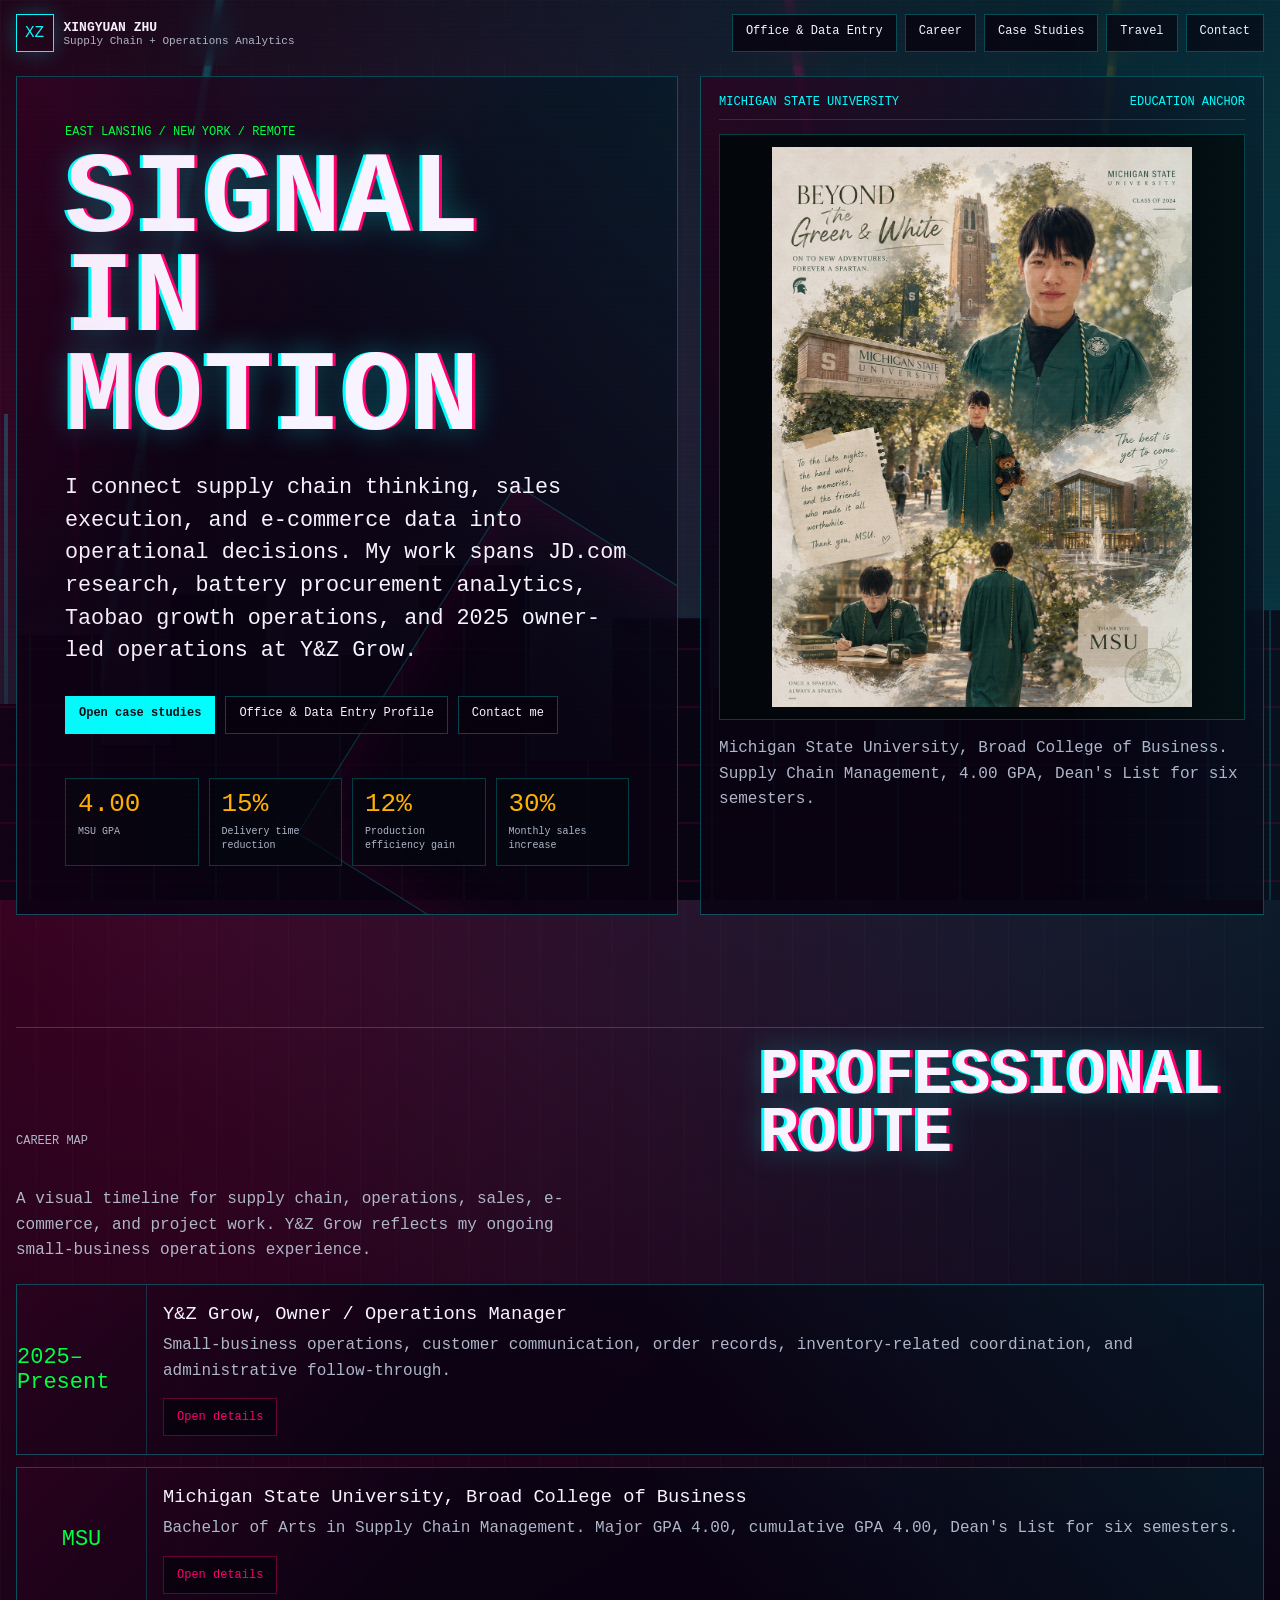
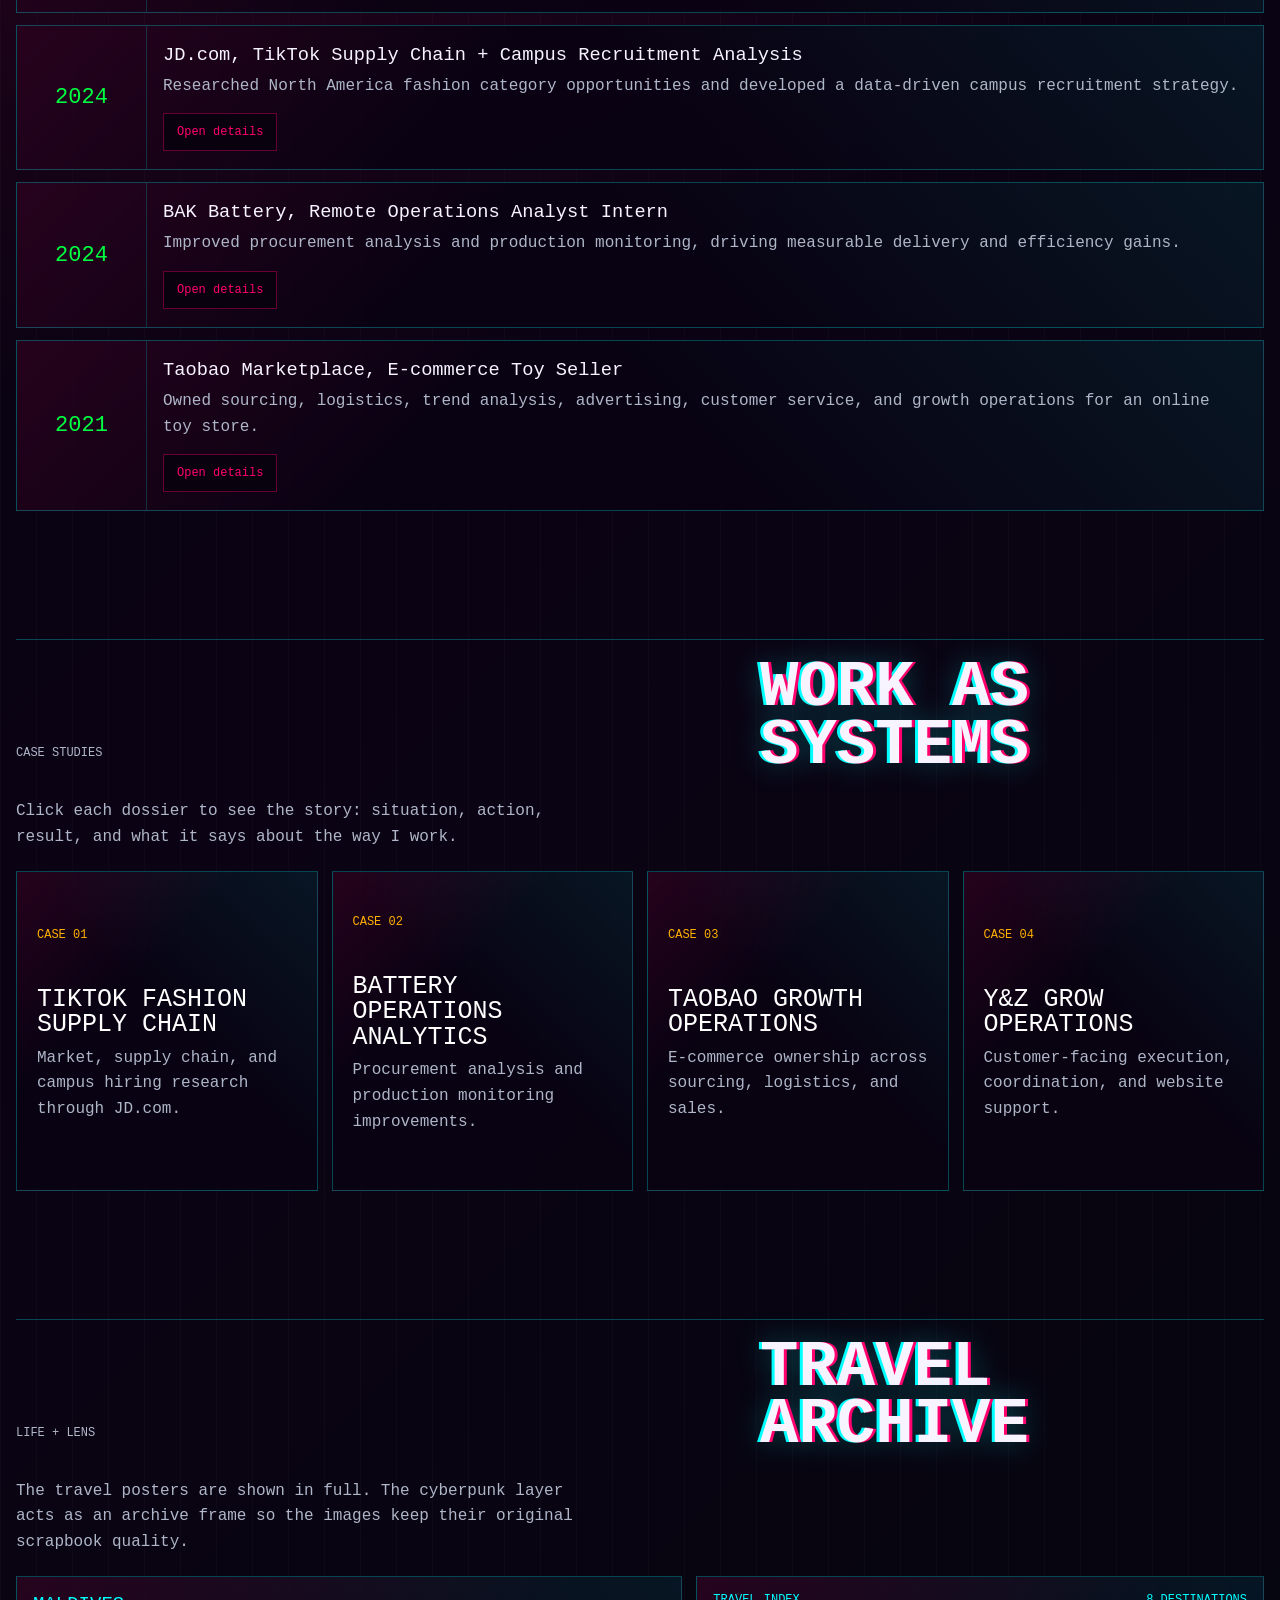
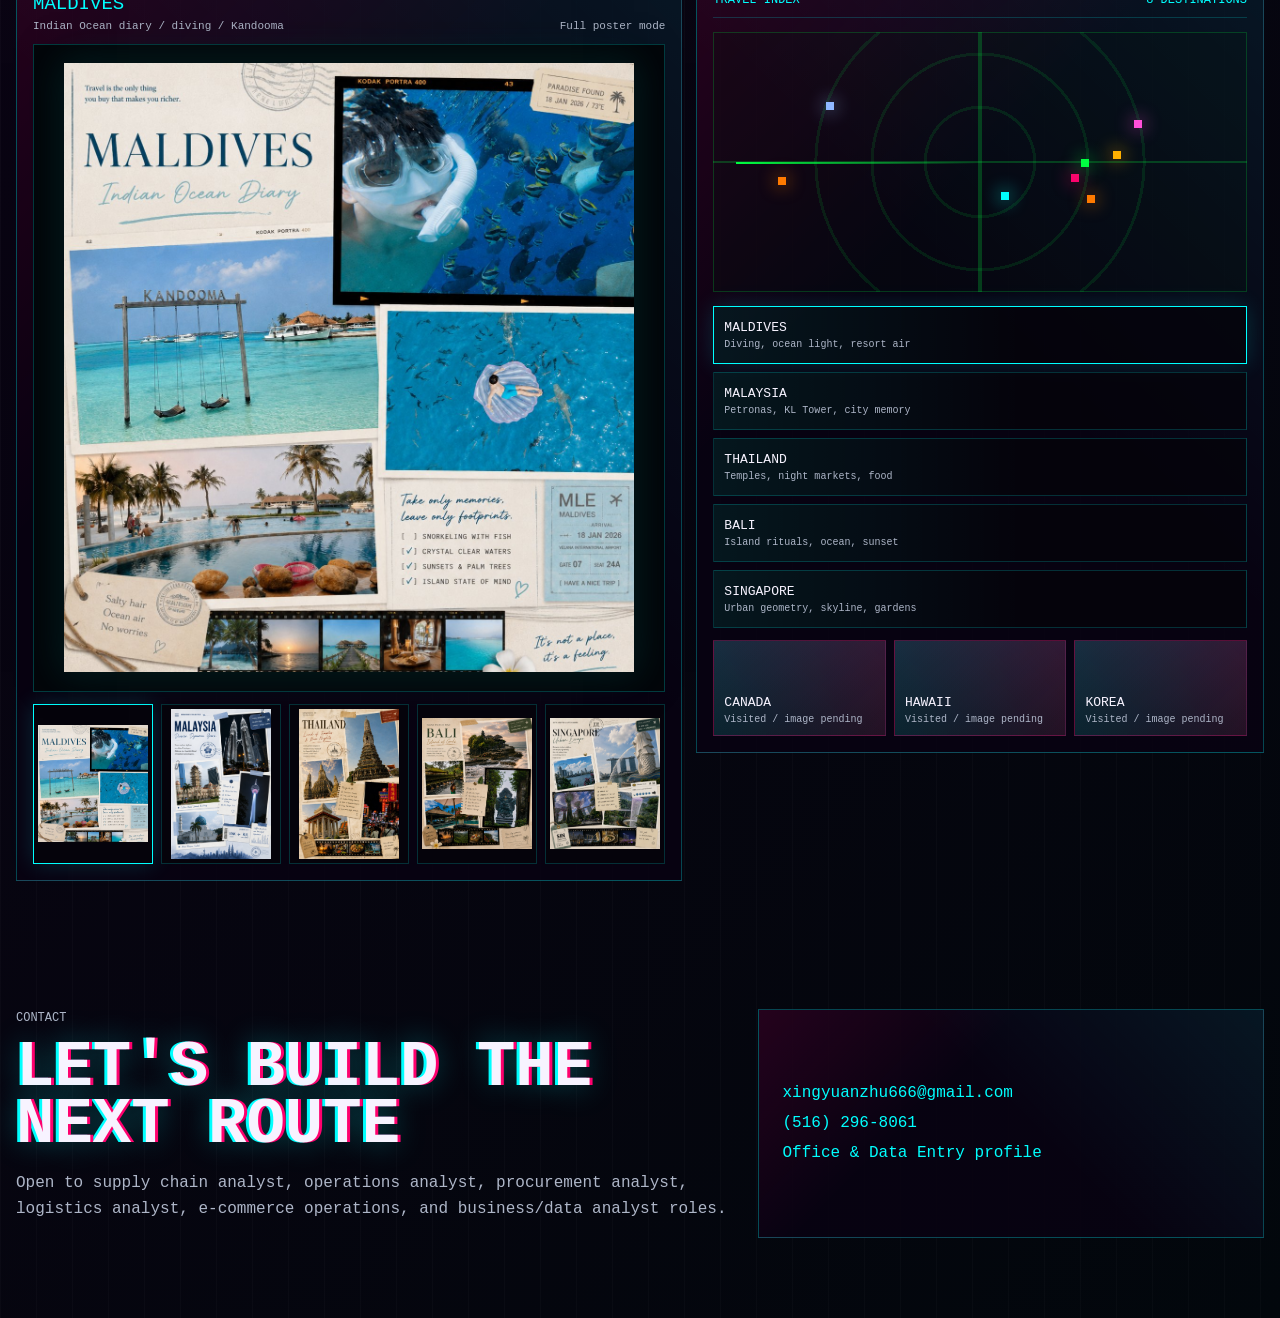
<file: index.html>
<!doctype html>
<html lang="en">
  <head>
    <meta charset="UTF-8" />
    <meta name="viewport" content="width=device-width, initial-scale=1.0" />
    <meta
      name="description"
      content="Xingyuan Zhu portfolio: supply chain management, operations analytics, e-commerce, travel photography, and personal work."
    />
    <title>Xingyuan Zhu | Supply Chain + Operations Analytics</title>
    <link rel="icon" href="./favicon.svg" type="image/svg+xml" />
    <link rel="stylesheet" href="./styles.css" />
  </head>
  <body>
    <div class="backdrop" aria-hidden="true">
      <div class="neon-rain"></div>
      <div class="skyline"></div>
      <div class="horizon"></div>
    </div>

    <header class="topbar">
      <a class="brand" href="#home" aria-label="Xingyuan Zhu home">
        <span class="brand-mark">XZ</span>
        <span>
          <strong>Xingyuan Zhu</strong>
          <small>Supply Chain + Operations Analytics</small>
        </span>
      </a>
      <nav class="nav" aria-label="Primary navigation">
        <a href="./office-operations.html">Office &amp; Data Entry</a>
        <a href="#career">Career</a>
        <a href="#cases">Case Studies</a>
        <a href="#travel">Travel</a>
        <a href="#contact">Contact</a>
      </nav>
    </header>

    <main>
      <section id="home" class="hero">
        <div class="hero-copy">
          <p class="eyebrow">East Lansing / New York / Remote</p>
          <h1>Signal in Motion</h1>
          <p class="lead">
            I connect supply chain thinking, sales execution, and e-commerce
            data into operational decisions. My work spans JD.com research,
            battery procurement analytics, Taobao growth operations, and 2025
            owner-led operations at Y&amp;Z Grow.
          </p>
          <div class="hero-actions">
            <a class="button primary" href="#cases">Open case studies</a>
            <a class="button" href="./office-operations.html">Office &amp; Data Entry Profile</a>
            <a class="button" href="mailto:xingyuanzhu666@gmail.com">Contact me</a>
          </div>
          <dl class="metrics" aria-label="Resume highlights">
            <div>
              <dt>4.00</dt>
              <dd>MSU GPA</dd>
            </div>
            <div>
              <dt>15%</dt>
              <dd>Delivery time reduction</dd>
            </div>
            <div>
              <dt>12%</dt>
              <dd>Production efficiency gain</dd>
            </div>
            <div>
              <dt>30%</dt>
              <dd>Monthly sales increase</dd>
            </div>
          </dl>
        </div>

        <aside class="hero-visual" aria-label="MSU graduation visual">
          <div class="panel-label">
            <span>Michigan State University</span>
            <span>Education anchor</span>
          </div>
          <div class="image-stage">
            <img
              src="./assets/personal/msu-graduation.jpg"
              alt="Xingyuan Zhu Michigan State University graduation collage"
            />
          </div>
          <p>
            Michigan State University, Broad College of Business. Supply Chain
            Management, 4.00 GPA, Dean's List for six semesters.
          </p>
        </aside>
      </section>

      <section id="career" class="section">
        <div class="section-head">
          <p class="eyebrow">Career map</p>
          <h2>Professional Route</h2>
          <p>
            A visual timeline for supply chain, operations, sales, e-commerce,
            and project work. Y&amp;Z Grow reflects my ongoing small-business operations experience.
          </p>
        </div>

        <div class="timeline">
          <article class="timeline-item">
            <span class="year">2025–Present</span>
            <div>
              <h3>Y&amp;Z Grow, Owner / Operations Manager</h3>
              <p>
                Small-business operations, customer communication, order records,
                inventory-related coordination, and administrative follow-through.
              </p>
              <button class="text-button" data-case="yz">Open details</button>
            </div>
          </article>
          <article class="timeline-item">
            <span class="year">MSU</span>
            <div>
              <h3>Michigan State University, Broad College of Business</h3>
              <p>
                Bachelor of Arts in Supply Chain Management. Major GPA 4.00,
                cumulative GPA 4.00, Dean's List for six semesters.
              </p>
              <button class="text-button" data-case="msu">Open details</button>
            </div>
          </article>
          <article class="timeline-item">
            <span class="year">2024</span>
            <div>
              <h3>JD.com, TikTok Supply Chain + Campus Recruitment Analysis</h3>
              <p>
                Researched North America fashion category opportunities and
                developed a data-driven campus recruitment strategy.
              </p>
              <button class="text-button" data-case="jd">Open details</button>
            </div>
          </article>
          <article class="timeline-item">
            <span class="year">2024</span>
            <div>
              <h3>BAK Battery, Remote Operations Analyst Intern</h3>
              <p>
                Improved procurement analysis and production monitoring, driving
                measurable delivery and efficiency gains.
              </p>
              <button class="text-button" data-case="bak">Open details</button>
            </div>
          </article>
          <article class="timeline-item">
            <span class="year">2021</span>
            <div>
              <h3>Taobao Marketplace, E-commerce Toy Seller</h3>
              <p>
                Owned sourcing, logistics, trend analysis, advertising, customer
                service, and growth operations for an online toy store.
              </p>
              <button class="text-button" data-case="taobao">Open details</button>
            </div>
          </article>
        </div>
      </section>

      <section id="cases" class="section">
        <div class="section-head">
          <p class="eyebrow">Case studies</p>
          <h2>Work as Systems</h2>
          <p>
            Click each dossier to see the story: situation, action, result, and
            what it says about the way I work.
          </p>
        </div>
        <div class="case-grid">
          <button class="case-card" data-case="jd">
            <span>CASE 01</span>
            <h3>TikTok Fashion Supply Chain</h3>
            <p>Market, supply chain, and campus hiring research through JD.com.</p>
          </button>
          <button class="case-card" data-case="bak">
            <span>CASE 02</span>
            <h3>Battery Operations Analytics</h3>
            <p>Procurement analysis and production monitoring improvements.</p>
          </button>
          <button class="case-card" data-case="taobao">
            <span>CASE 03</span>
            <h3>Taobao Growth Operations</h3>
            <p>E-commerce ownership across sourcing, logistics, and sales.</p>
          </button>
          <button class="case-card" data-case="yz">
            <span>CASE 04</span>
            <h3>Y&amp;Z Grow Operations</h3>
            <p>Customer-facing execution, coordination, and website support.</p>
          </button>
        </div>
      </section>

      <section id="travel" class="section">
        <div class="section-head">
          <p class="eyebrow">Life + lens</p>
          <h2>Travel Archive</h2>
          <p>
            The travel posters are shown in full. The cyberpunk layer acts as an
            archive frame so the images keep their original scrapbook quality.
          </p>
        </div>

        <div class="travel-layout">
          <div class="album-viewer">
            <div class="viewer-head">
              <div>
                <h3 id="album-title">Maldives</h3>
                <p id="album-meta">Indian Ocean diary / diving / Kandooma</p>
              </div>
              <span>Full poster mode</span>
            </div>
            <div class="poster-stage">
              <img
                id="album-image"
                src="./assets/travel/maldives.jpg"
                alt="Maldives travel album poster"
              />
            </div>
            <div class="album-thumbs" aria-label="Travel album thumbnails">
              <button class="active" data-album="maldives">
                <img src="./assets/travel/maldives.jpg" alt="Maldives thumbnail" />
              </button>
              <button data-album="malaysia">
                <img src="./assets/travel/malaysia.jpg" alt="Malaysia thumbnail" />
              </button>
              <button data-album="thailand">
                <img src="./assets/travel/thailand.jpg" alt="Thailand thumbnail" />
              </button>
              <button data-album="bali">
                <img src="./assets/travel/bali.jpg" alt="Bali thumbnail" />
              </button>
              <button data-album="singapore">
                <img src="./assets/travel/singapore.jpg" alt="Singapore thumbnail" />
              </button>
            </div>
          </div>

          <aside class="travel-index">
            <div class="panel-label">
              <span>Travel Index</span>
              <span>8 destinations</span>
            </div>
            <div class="radar" aria-hidden="true">
              <i class="pin maldives"></i>
              <i class="pin thailand"></i>
              <i class="pin singapore"></i>
              <i class="pin malaysia"></i>
              <i class="pin bali"></i>
              <i class="pin canada"></i>
              <i class="pin hawaii"></i>
              <i class="pin korea"></i>
            </div>
            <div class="destination-list">
              <button class="active" data-album="maldives">
                <b>Maldives</b><span>Diving, ocean light, resort air</span>
              </button>
              <button data-album="malaysia">
                <b>Malaysia</b><span>Petronas, KL Tower, city memory</span>
              </button>
              <button data-album="thailand">
                <b>Thailand</b><span>Temples, night markets, food</span>
              </button>
              <button data-album="bali">
                <b>Bali</b><span>Island rituals, ocean, sunset</span>
              </button>
              <button data-album="singapore">
                <b>Singapore</b><span>Urban geometry, skyline, gardens</span>
              </button>
            </div>
            <div class="pending-routes">
              <div><b>Canada</b><span>Visited / image pending</span></div>
              <div><b>Hawaii</b><span>Visited / image pending</span></div>
              <div><b>Korea</b><span>Visited / image pending</span></div>
            </div>
          </aside>
        </div>
      </section>

      <section id="contact" class="section contact-section">
        <div>
          <p class="eyebrow">Contact</p>
          <h2>Let's Build the Next Route</h2>
          <p>
            Open to supply chain analyst, operations analyst, procurement
            analyst, logistics analyst, e-commerce operations, and business/data
            analyst roles.
          </p>
        </div>
        <div class="contact-card">
          <a href="mailto:xingyuanzhu666@gmail.com">xingyuanzhu666@gmail.com</a>
          <a href="tel:+15162968061">(516) 296-8061</a>
          <a href="./office-operations.html">Office &amp; Data Entry profile</a>
        </div>
      </section>
    </main>

    <dialog id="case-dialog">
      <div class="dialog-head">
        <h3 id="case-title"></h3>
        <button id="close-dialog" aria-label="Close case details">Close</button>
      </div>
      <div class="dialog-body">
        <p id="case-summary"></p>
        <ul id="case-points"></ul>
      </div>
    </dialog>

    <script src="./script.js"></script>
  </body>
</html>
</file>
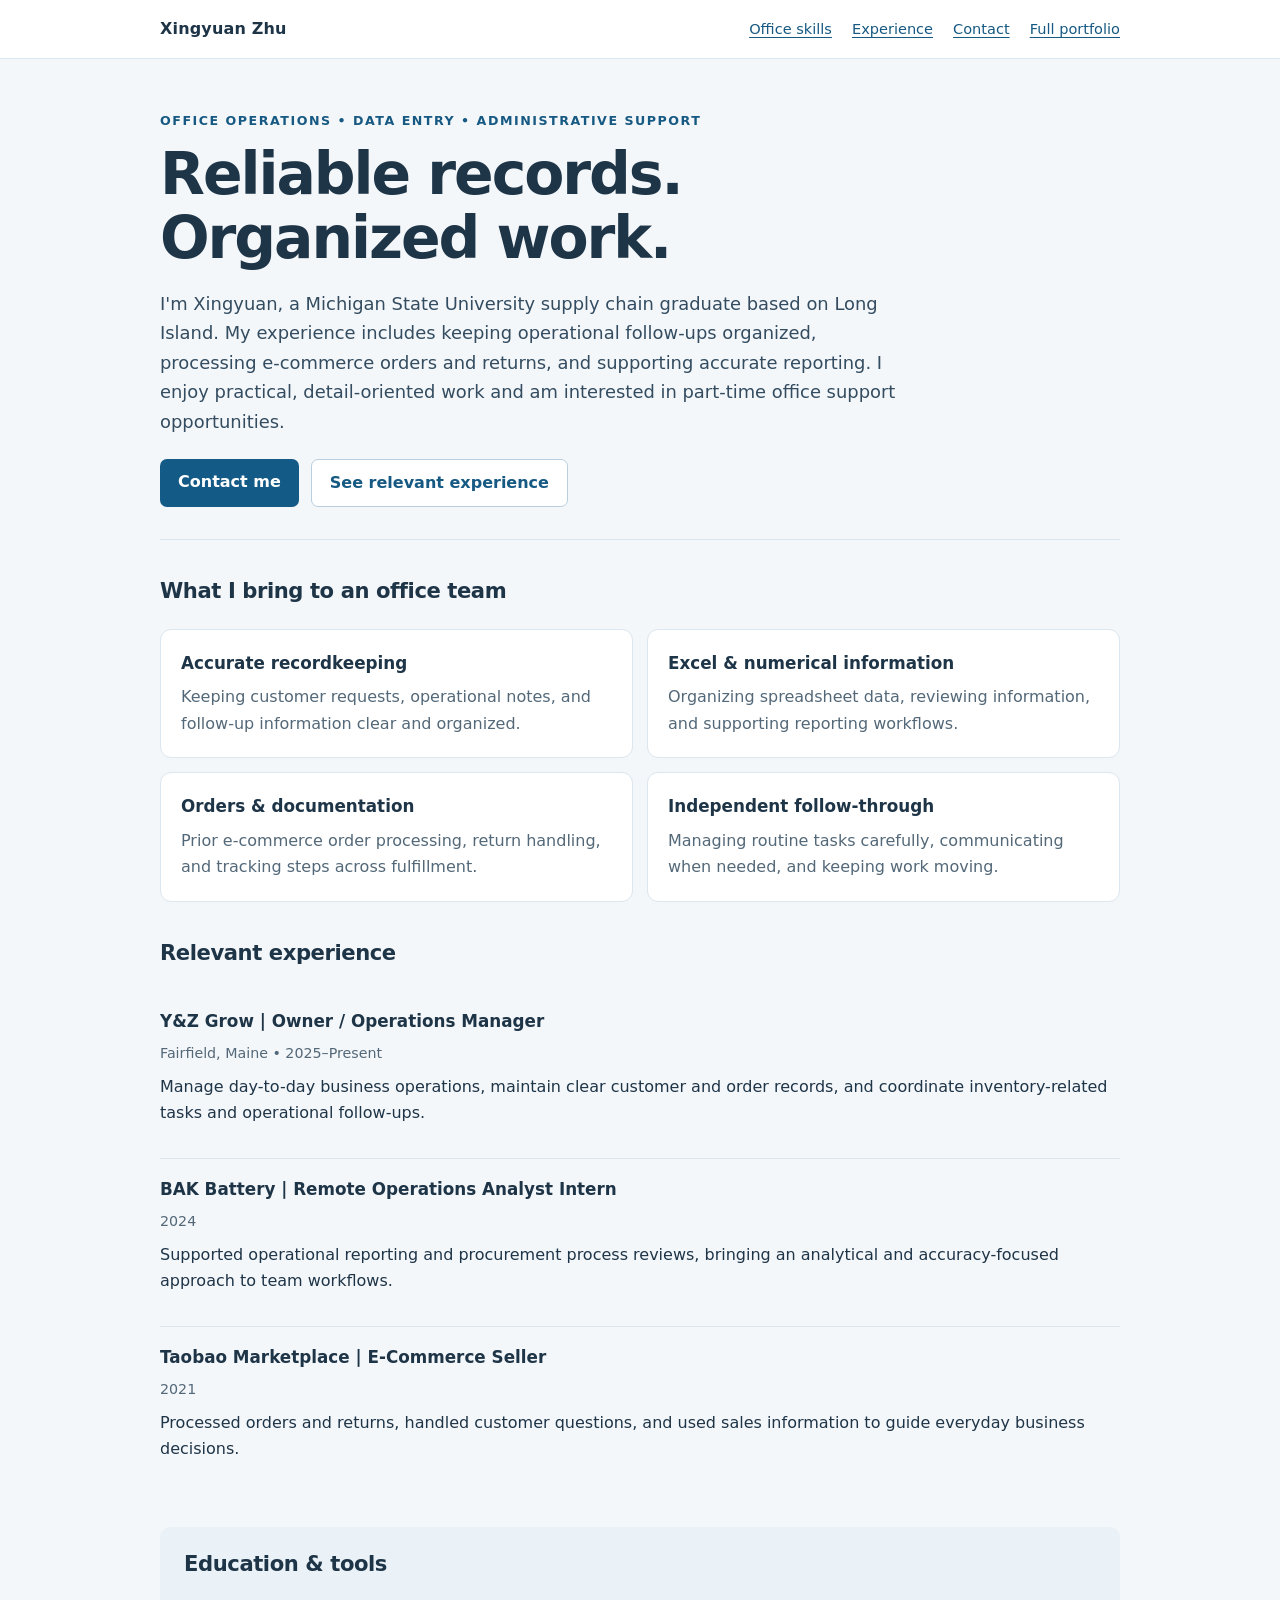
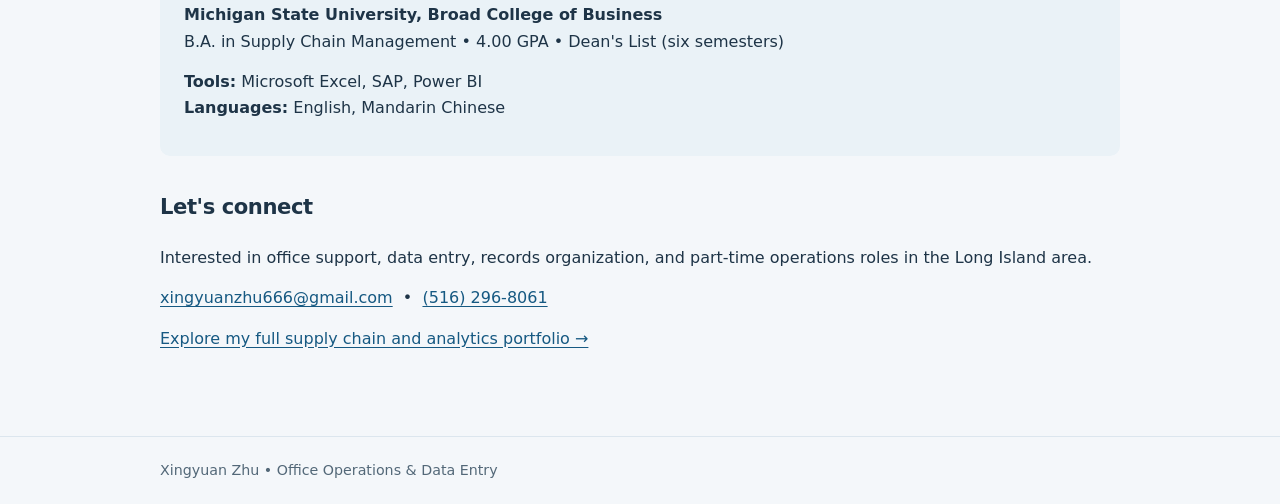
<file: office-operations.html>
<!doctype html>
<html lang="en">
<head>
  <meta charset="UTF-8" />
  <meta name="viewport" content="width=device-width, initial-scale=1.0" />
  <meta name="description" content="Xingyuan Zhu - office operations, accurate records, Excel spreadsheets, order processing, and part-time data entry support." />
  <title>Xingyuan Zhu | Office Operations & Data Entry</title>
  <link rel="icon" href="./favicon.svg" type="image/svg+xml" />
  <style>
    :root { color-scheme: light; --ink:#1e3447; --muted:#536878; --blue:#165982; --line:#dce6ee; --bg:#f4f7fa; --card:#fff; }
    * { box-sizing:border-box; }
    html { scroll-behavior:smooth; }
    body { margin:0; font:16px/1.65 system-ui,-apple-system,BlinkMacSystemFont,"Segoe UI",Arial,sans-serif; color:var(--ink); background:var(--bg); }
    a { color:var(--blue); text-underline-offset:3px; }
    a:focus-visible {outline:3px solid #6aaee4;outline-offset:3px;}
    .wrap {width:min(960px,calc(100% - 40px));margin:auto;}
    header {background:#fff;border-bottom:1px solid var(--line);}
    header .wrap {display:flex;justify-content:space-between;align-items:center;gap:20px;padding:16px 0;flex-wrap:wrap;}
    .brand {font-weight:780;letter-spacing:.01em;text-decoration:none;color:var(--ink);}
    nav {display:flex;gap:20px;align-items:center;flex-wrap:wrap;font-size:.91rem;}
    main {padding:52px 0 70px;}
    .eyebrow {font-size:.79rem;font-weight:800;letter-spacing:.12em;text-transform:uppercase;color:var(--blue);margin:0 0 10px;}
    h1 {font-size:clamp(2.2rem,5vw,3.65rem);line-height:1.1;letter-spacing:-.035em;margin:0 0 18px;}
    h2 {font-size:1.32rem;letter-spacing:-.02em;margin:0 0 20px;}
    h3 {font-size:1.05rem;margin:0 0 7px;}
    p {margin:0 0 14px;}
    .intro {font-size:1.12rem;color:#334c60;max-width:740px;}
    .hero {padding-bottom:32px;border-bottom:1px solid var(--line);}
    .actions {display:flex;gap:12px;flex-wrap:wrap;margin-top:22px;}
    .btn {display:inline-block;padding:10px 18px;border-radius:7px;background:#135a86;color:#fff;font-weight:650;text-decoration:none;min-height:44px;}
    .btn.secondary {background:#fff;color:#165982;border:1px solid #b9cfdf;}
    .section {padding-top:34px;}
    .grid {display:grid;grid-template-columns:repeat(2,minmax(0,1fr));gap:14px;}
    .card {background:var(--card);border:1px solid var(--line);border-radius:11px;padding:20px;}
    .card p {color:var(--muted);margin-bottom:0;}
    .item {padding:17px 0;border-bottom:1px solid var(--line);}
    .item:last-child {border:0;}
    .meta {font-size:.89rem;color:var(--muted);margin-bottom:8px;}
    .credentials {background:#eaf2f7;padding:20px 24px;border-radius:10px;}
    footer {border-top:1px solid var(--line);padding:22px 0;color:var(--muted);font-size:.89rem;}
    @media(max-width:640px){main{padding-top:34px}.grid{grid-template-columns:1fr}.wrap{width:min(100% - 28px,960px)}nav{gap:12px}}
    @media(prefers-reduced-motion:reduce){html{scroll-behavior:auto}}
  </style>
</head>
<body>
  <header><div class="wrap">
    <a class="brand" href="./index.html">Xingyuan Zhu</a>
    <nav aria-label="Page navigation">
      <a href="#skills">Office skills</a>
      <a href="#experience">Experience</a>
      <a href="#contact">Contact</a>
      <a href="./index.html">Full portfolio</a>
    </nav>
  </div></header>
  <main class="wrap">
    <section class="hero">
      <p class="eyebrow">Office operations • Data entry • Administrative support</p>
      <h1>Reliable records.<br>Organized work.</h1>
      <p class="intro">I'm Xingyuan, a Michigan State University supply chain graduate based on Long Island. My experience includes keeping operational follow-ups organized, processing e-commerce orders and returns, and supporting accurate reporting. I enjoy practical, detail-oriented work and am interested in part-time office support opportunities.</p>
      <div class="actions">
        <a class="btn" href="mailto:xingyuanzhu666@gmail.com?subject=Office%20Operations%20Opportunity">Contact me</a>
        <a class="btn secondary" href="#experience">See relevant experience</a>
      </div>
    </section>
    <section class="section" id="skills">
      <h2>What I bring to an office team</h2>
      <div class="grid">
        <article class="card"><h3>Accurate recordkeeping</h3><p>Keeping customer requests, operational notes, and follow-up information clear and organized.</p></article>
        <article class="card"><h3>Excel & numerical information</h3><p>Organizing spreadsheet data, reviewing information, and supporting reporting workflows.</p></article>
        <article class="card"><h3>Orders & documentation</h3><p>Prior e-commerce order processing, return handling, and tracking steps across fulfillment.</p></article>
        <article class="card"><h3>Independent follow-through</h3><p>Managing routine tasks carefully, communicating when needed, and keeping work moving.</p></article>
      </div>
    </section>
    <section class="section" id="experience">
      <h2>Relevant experience</h2>
      <div class="item">
        <h3>Y&amp;Z Grow | Owner / Operations Manager</h3>
        <p class="meta">Fairfield, Maine • 2025–Present</p>
        <p>Manage day-to-day business operations, maintain clear customer and order records, and coordinate inventory-related tasks and operational follow-ups.</p>
      </div>
      <div class="item">
        <h3>BAK Battery | Remote Operations Analyst Intern</h3>
        <p class="meta">2024</p>
        <p>Supported operational reporting and procurement process reviews, bringing an analytical and accuracy-focused approach to team workflows.</p>
      </div>
      <div class="item">
        <h3>Taobao Marketplace | E-Commerce Seller</h3>
        <p class="meta">2021</p>
        <p>Processed orders and returns, handled customer questions, and used sales information to guide everyday business decisions.</p>
      </div>
    </section>
    <section class="section">
      <div class="credentials">
        <h2>Education & tools</h2>
        <p><strong>Michigan State University, Broad College of Business</strong><br>B.A. in Supply Chain Management • 4.00 GPA • Dean's List (six semesters)</p>
        <p><strong>Tools:</strong> Microsoft Excel, SAP, Power BI<br><strong>Languages:</strong> English, Mandarin Chinese</p>
      </div>
    </section>
    <section class="section" id="contact">
      <h2>Let's connect</h2>
      <p>Interested in office support, data entry, records organization, and part-time operations roles in the Long Island area.</p>
      <p><a href="mailto:xingyuanzhu666@gmail.com">xingyuanzhu666@gmail.com</a> &nbsp;•&nbsp; <a href="tel:+15162968061">(516) 296-8061</a></p>
      <p><a href="./index.html">Explore my full supply chain and analytics portfolio →</a></p>
    </section>
  </main>
  <footer><div class="wrap">Xingyuan Zhu • Office Operations & Data Entry</div></footer>
</body>
</html>
</file>
<file: styles.css>
:root {
  color-scheme: dark;
  --void: #07020d;
  --panel: #12051d;
  --panel-strong: #05030b;
  --text: #f7f3ff;
  --soft: #aeb6c8;
  --cyan: #00ffff;
  --magenta: #ff006e;
  --green: #00ff41;
  --amber: #ffb000;
  --line: rgba(0, 255, 255, .27);
  --line-hot: rgba(255, 0, 110, .38);
}

* {
  box-sizing: border-box;
}

html {
  scroll-behavior: smooth;
}

body {
  margin: 0;
  min-height: 100vh;
  background:
    linear-gradient(rgba(255,255,255,.025) 1px, transparent 1px),
    linear-gradient(90deg, rgba(255,255,255,.018) 1px, transparent 1px),
    radial-gradient(circle at 12% 18%, rgba(255,0,110,.22), transparent 31%),
    radial-gradient(circle at 86% 8%, rgba(0,255,255,.18), transparent 29%),
    linear-gradient(135deg, #07020d 0%, #0b0314 46%, #02070c 100%);
  background-size: 100% 100%, 36px 36px, auto, auto, auto;
  color: var(--text);
  font-family: "Space Mono", "IBM Plex Mono", Consolas, monospace;
  letter-spacing: 0;
  overflow-x: hidden;
}

body::before {
  content: "";
  position: fixed;
  inset: 0;
  z-index: 20;
  pointer-events: none;
  background: repeating-linear-gradient(0deg, rgba(255,255,255,.038) 0 1px, transparent 1px 5px);
  mix-blend-mode: overlay;
}

body::after {
  content: "";
  position: fixed;
  inset: 0;
  z-index: 21;
  pointer-events: none;
  background: linear-gradient(90deg, rgba(255,0,110,.04), transparent 18%, transparent 82%, rgba(0,255,255,.05));
}

a {
  color: inherit;
  text-decoration: none;
}

button {
  font: inherit;
}

.backdrop {
  position: fixed;
  inset: 0;
  z-index: -3;
  overflow: hidden;
  pointer-events: none;
}

.skyline {
  position: absolute;
  inset: auto -4vw 0;
  height: 54vh;
  background:
    linear-gradient(to top, rgba(7,2,13,.92), rgba(7,2,13,.24) 68%, transparent),
    linear-gradient(90deg, transparent 0 4%, rgba(0,255,255,.22) 4% 4.3%, transparent 4.3% 9%, rgba(255,0,110,.18) 9% 9.4%, transparent 9.4% 14%, rgba(0,255,65,.12) 14% 14.3%, transparent 14.3% 100%);
  filter: drop-shadow(0 0 30px rgba(0,255,255,.2));
}

.skyline::before,
.skyline::after {
  content: "";
  position: absolute;
  inset: 16% 0 0;
  clip-path: polygon(0 100%, 0 52%, 5% 52%, 5% 35%, 11% 35%, 11% 62%, 16% 62%, 16% 25%, 23% 25%, 23% 58%, 28% 58%, 28% 40%, 34% 40%, 34% 18%, 42% 18%, 42% 66%, 48% 66%, 48% 31%, 55% 31%, 55% 48%, 60% 48%, 60% 22%, 67% 22%, 67% 61%, 72% 61%, 72% 36%, 78% 36%, 78% 15%, 86% 15%, 86% 56%, 92% 56%, 92% 29%, 100% 29%, 100% 100%);
}

.skyline::before {
  background: #090412;
  border-top: 1px solid rgba(0,255,255,.22);
}

.skyline::after {
  background:
    repeating-linear-gradient(90deg, transparent 0 18px, rgba(0,255,255,.34) 18px 20px, transparent 20px 62px),
    repeating-linear-gradient(0deg, transparent 0 18px, rgba(255,0,110,.26) 18px 20px, transparent 20px 58px);
  opacity: .48;
  animation: windowPulse 4s ease-in-out infinite alternate;
}

.horizon {
  position: absolute;
  left: 50%;
  bottom: -18vh;
  width: 130vw;
  height: 52vh;
  transform: translateX(-50%) perspective(520px) rotateX(64deg);
  transform-origin: center bottom;
  background:
    linear-gradient(rgba(0,255,255,.28) 1px, transparent 1px),
    linear-gradient(90deg, rgba(255,0,110,.28) 1px, transparent 1px);
  background-size: 44px 44px;
  mask-image: linear-gradient(to top, black, transparent 78%);
  opacity: .44;
  animation: gridDrift 9s linear infinite;
}

.neon-rain {
  position: absolute;
  inset: -12vh 0 0;
  background:
    linear-gradient(100deg, transparent 0 16%, rgba(0,255,255,.22) 16.2% 16.5%, transparent 16.8% 100%),
    linear-gradient(82deg, transparent 0 64%, rgba(255,0,110,.2) 64.1% 64.5%, transparent 64.9% 100%),
    linear-gradient(95deg, transparent 0 82%, rgba(255,176,0,.15) 82.1% 82.4%, transparent 82.8% 100%);
  animation: rainShift 7s ease-in-out infinite alternate;
}

.topbar {
  position: sticky;
  top: 0;
  z-index: 10;
  width: min(1320px, calc(100vw - 32px));
  margin: 0 auto;
  padding: 14px 0;
  display: grid;
  grid-template-columns: minmax(0, 1fr) auto;
  gap: 16px;
  align-items: center;
  backdrop-filter: blur(16px);
}

.brand {
  display: flex;
  align-items: center;
  gap: 10px;
  min-width: 0;
}

.brand-mark {
  width: 38px;
  height: 38px;
  border: 1px solid var(--cyan);
  display: grid;
  place-items: center;
  color: var(--cyan);
  box-shadow: 0 0 22px rgba(0,255,255,.25);
  flex: 0 0 auto;
}

.brand strong,
.brand small {
  display: block;
}

.brand strong {
  text-transform: uppercase;
  font-size: 13px;
}

.brand small {
  color: var(--soft);
  font-size: 11px;
  white-space: nowrap;
  overflow: hidden;
  text-overflow: ellipsis;
}

.nav {
  display: flex;
  gap: 8px;
  flex-wrap: wrap;
  justify-content: flex-end;
}

.nav a,
.button,
.text-button {
  border: 1px solid var(--line);
  background: rgba(7, 2, 13, .78);
  color: var(--text);
  min-height: 38px;
  padding: 9px 13px;
  font-size: 12px;
  cursor: pointer;
}

.nav a:hover,
.button:hover,
.text-button:hover {
  border-color: var(--cyan);
  color: var(--cyan);
  box-shadow: 0 0 20px rgba(0,255,255,.16);
}

.button.primary {
  background: var(--cyan);
  color: #061017;
  border-color: var(--cyan);
  font-weight: 700;
}

main {
  width: min(1320px, calc(100vw - 32px));
  margin: 0 auto;
}

.hero {
  min-height: calc(100vh - 74px);
  display: grid;
  grid-template-columns: minmax(0, 1.08fr) minmax(340px, .92fr);
  gap: 22px;
  align-items: stretch;
  padding: 10px 0 48px;
}

.hero-copy,
.hero-visual,
.travel-index,
.album-viewer,
.contact-card,
.timeline-item,
.case-card {
  border: 1px solid var(--line);
  background:
    linear-gradient(135deg, rgba(255,0,110,.12), transparent 36%),
    linear-gradient(45deg, transparent 52%, rgba(0,255,255,.08)),
    rgba(9, 3, 18, .84);
}

.hero-copy {
  padding: clamp(24px, 4vw, 48px);
  min-height: 680px;
  position: relative;
  overflow: hidden;
}

.hero-copy::after {
  content: "";
  position: absolute;
  right: -110px;
  bottom: -60px;
  width: 410px;
  height: 410px;
  border: 1px solid rgba(0,255,255,.22);
  transform: rotate(32deg);
  box-shadow: inset 0 0 70px rgba(255,0,110,.12);
}

.eyebrow {
  color: var(--green);
  font-size: 12px;
  text-transform: uppercase;
  margin: 0 0 12px;
}

h1,
h2 {
  margin: 0;
  text-transform: uppercase;
  text-shadow: 3px 0 var(--magenta), -3px 0 var(--cyan), 0 0 30px rgba(0,255,255,.34);
}

h1 {
  font-size: clamp(56px, 9vw, 124px);
  line-height: .86;
  max-width: 8ch;
}

h2 {
  font-size: clamp(36px, 5vw, 76px);
  line-height: .9;
}

.lead {
  color: var(--text);
  font-size: clamp(17px, 1.7vw, 22px);
  line-height: 1.5;
  max-width: 58ch;
  margin: 24px 0 0;
  position: relative;
  z-index: 1;
}

.hero-actions {
  display: flex;
  flex-wrap: wrap;
  gap: 10px;
  margin-top: 28px;
  position: relative;
  z-index: 1;
}

.metrics {
  display: grid;
  grid-template-columns: repeat(4, minmax(0, 1fr));
  gap: 10px;
  margin: 44px 0 0;
  max-width: 760px;
  position: relative;
  z-index: 1;
}

.metrics div {
  border: 1px solid rgba(0,255,255,.22);
  padding: 12px;
  background: rgba(2, 8, 14, .62);
  min-height: 88px;
}

.metrics dt {
  color: var(--amber);
  font-size: 26px;
  line-height: 1;
}

.metrics dd {
  margin: 8px 0 0;
  color: var(--soft);
  font-size: 10px;
  line-height: 1.35;
}

.hero-visual {
  padding: 18px;
}

.panel-label {
  display: flex;
  justify-content: space-between;
  gap: 12px;
  border-bottom: 1px solid rgba(0,255,255,.18);
  padding-bottom: 10px;
  margin-bottom: 14px;
  color: var(--cyan);
  font-size: 12px;
  text-transform: uppercase;
}

.image-stage,
.poster-stage {
  border: 1px solid rgba(0,255,255,.22);
  background: radial-gradient(circle at 50% 50%, rgba(0,255,255,.09), transparent 54%), #03060a;
  display: flex;
  align-items: center;
  justify-content: center;
  position: relative;
}

.image-stage {
  min-height: 460px;
  padding: 12px;
}

.image-stage img {
  max-width: 100%;
  max-height: 560px;
  object-fit: contain;
  display: block;
}

.hero-visual p,
.section-head p,
.timeline-item p,
.case-card p,
.contact-section p {
  color: var(--soft);
  line-height: 1.6;
}

.section {
  padding: 64px 0;
}

.section-head {
  display: grid;
  grid-template-columns: minmax(0, 1fr) minmax(320px, .7fr);
  gap: 24px;
  align-items: end;
  border-top: 1px solid var(--line);
  padding-top: 20px;
  margin-bottom: 20px;
}

.section-head p:last-child {
  margin: 0;
  max-width: 58ch;
}

.timeline {
  display: grid;
  gap: 12px;
}

.timeline-item {
  display: grid;
  grid-template-columns: 130px 1fr;
  gap: 16px;
  min-height: 128px;
}

.year {
  border-right: 1px solid rgba(0,255,255,.18);
  display: grid;
  place-items: center;
  color: var(--green);
  font-size: 22px;
}

.timeline-item > div {
  padding: 18px 18px 18px 0;
}

.timeline-item h3,
.case-card h3,
.viewer-head h3 {
  margin: 0;
  font-weight: 400;
}

.timeline-item p,
.case-card p {
  margin: 8px 0 14px;
}

.text-button {
  color: var(--magenta);
  border-color: var(--line-hot);
}

.case-grid {
  display: grid;
  grid-template-columns: repeat(4, minmax(0, 1fr));
  gap: 14px;
}

.case-card {
  min-height: 320px;
  text-align: left;
  padding: 20px;
  cursor: pointer;
  transition: transform .22s ease, border-color .22s ease;
}

.case-card:hover {
  transform: translateY(-5px);
  border-color: var(--cyan);
}

.case-card span {
  color: var(--amber);
  font-size: 12px;
}

.case-card h3 {
  margin-top: 44px;
  font-size: 25px;
  line-height: 1.02;
  text-transform: uppercase;
}

.travel-layout {
  display: grid;
  grid-template-columns: minmax(0, 1.08fr) minmax(320px, .92fr);
  gap: 14px;
  align-items: start;
}

.album-viewer,
.travel-index {
  padding: 16px;
}

.viewer-head {
  display: grid;
  grid-template-columns: minmax(0, 1fr) auto;
  gap: 12px;
  align-items: end;
  margin-bottom: 12px;
}

.viewer-head h3 {
  color: var(--cyan);
  text-transform: uppercase;
  font-size: 19px;
}

.viewer-head p,
.viewer-head span {
  margin: 5px 0 0;
  color: var(--soft);
  font-size: 11px;
}

.poster-stage {
  min-height: min(72vh, 820px);
  padding: 18px;
}

.poster-stage img {
  max-width: 100%;
  max-height: calc(min(72vh, 820px) - 38px);
  width: auto;
  height: auto;
  object-fit: contain;
  display: block;
  box-shadow: 0 0 42px rgba(0,0,0,.65), 0 0 34px rgba(0,255,255,.16);
}

.album-thumbs {
  display: grid;
  grid-template-columns: repeat(5, minmax(0, 1fr));
  gap: 8px;
  margin-top: 12px;
}

.album-thumbs button {
  border: 1px solid rgba(0,255,255,.18);
  background: var(--panel-strong);
  padding: 4px;
  cursor: pointer;
  aspect-ratio: 3 / 4;
}

.album-thumbs button.active,
.album-thumbs button:hover,
.destination-list button.active,
.destination-list button:hover {
  border-color: var(--cyan);
  box-shadow: 0 0 22px rgba(0,255,255,.16);
}

.album-thumbs img {
  width: 100%;
  height: 100%;
  object-fit: contain;
  display: block;
}

.radar {
  height: 260px;
  border: 1px solid rgba(0,255,65,.2);
  background:
    radial-gradient(circle, transparent 0 18%, rgba(0,255,65,.1) 18% 19%, transparent 19% 36%, rgba(0,255,65,.1) 36% 37%, transparent 37% 55%, rgba(0,255,65,.1) 55% 56%, transparent 56%),
    linear-gradient(90deg, transparent 49.7%, rgba(0,255,65,.22) 49.7% 50.3%, transparent 50.3%),
    linear-gradient(0deg, transparent 49.7%, rgba(0,255,65,.22) 49.7% 50.3%, transparent 50.3%),
    rgba(0,20,12,.2);
  position: relative;
  overflow: hidden;
}

.radar::before {
  content: "";
  position: absolute;
  inset: 50% 50% auto auto;
  width: 46%;
  height: 2px;
  background: linear-gradient(90deg, var(--green), transparent);
  transform-origin: left center;
  animation: sweep 5s linear infinite;
}

.pin {
  position: absolute;
  width: 8px;
  height: 8px;
  background: var(--cyan);
  box-shadow: 0 0 18px var(--cyan);
}

.pin.maldives { left: 54%; top: 62%; }
.pin.thailand { left: 67%; top: 55%; background: var(--magenta); box-shadow: 0 0 18px var(--magenta); }
.pin.singapore { left: 75%; top: 46%; background: var(--amber); box-shadow: 0 0 18px var(--amber); }
.pin.malaysia { left: 69%; top: 49%; background: var(--green); box-shadow: 0 0 18px var(--green); }
.pin.bali { left: 70%; top: 63%; background: #ff7a00; box-shadow: 0 0 18px #ff7a00; }
.pin.canada { left: 21%; top: 27%; background: #8fb7ff; box-shadow: 0 0 18px #8fb7ff; }
.pin.hawaii { left: 12%; top: 56%; background: #ff7a00; box-shadow: 0 0 18px #ff7a00; }
.pin.korea { left: 79%; top: 34%; background: #ff4fd8; box-shadow: 0 0 18px #ff4fd8; }

.destination-list {
  display: grid;
  gap: 8px;
  margin-top: 14px;
}

.destination-list button {
  min-height: 58px;
  border: 1px solid rgba(0,255,255,.18);
  background: linear-gradient(90deg, rgba(0,255,255,.08), transparent 58%), rgba(5,3,11,.72);
  color: var(--text);
  text-align: left;
  cursor: pointer;
  padding: 9px 10px;
}

.destination-list b,
.pending-routes b {
  display: block;
  font-weight: 400;
  text-transform: uppercase;
  font-size: 13px;
}

.destination-list span,
.pending-routes span {
  display: block;
  color: var(--soft);
  font-size: 10px;
  margin-top: 4px;
}

.pending-routes {
  display: grid;
  grid-template-columns: repeat(3, 1fr);
  gap: 8px;
  margin-top: 12px;
}

.pending-routes div {
  min-height: 96px;
  border: 1px solid rgba(255,0,110,.26);
  background: linear-gradient(135deg, rgba(0,255,255,.16), transparent), linear-gradient(45deg, transparent, rgba(255,0,110,.18)), linear-gradient(135deg, #0d0616, #07131a);
  padding: 10px;
  display: flex;
  flex-direction: column;
  justify-content: end;
}

.contact-section {
  display: grid;
  grid-template-columns: minmax(0, 1fr) minmax(320px, .7fr);
  gap: 18px;
  align-items: stretch;
  padding-bottom: 84px;
}

.contact-card {
  padding: 24px;
  display: grid;
  gap: 12px;
  align-content: center;
}

.contact-card a {
  color: var(--cyan);
  overflow-wrap: anywhere;
}

dialog {
  width: min(840px, calc(100vw - 28px));
  border: 1px solid var(--cyan);
  background: #08040f;
  color: var(--text);
  padding: 0;
  box-shadow: 0 0 80px rgba(0,255,255,.22);
}

dialog::backdrop {
  background: rgba(0,0,0,.72);
}

.dialog-head {
  display: flex;
  justify-content: space-between;
  gap: 14px;
  padding: 18px;
  border-bottom: 1px solid rgba(0,255,255,.22);
}

.dialog-head h3 {
  margin: 0;
  color: var(--cyan);
  font-weight: 400;
  font-size: 20px;
}

.dialog-head button {
  border: 1px solid var(--line-hot);
  background: transparent;
  color: var(--magenta);
  cursor: pointer;
}

.dialog-body {
  padding: 18px;
  display: grid;
  gap: 14px;
  color: var(--soft);
  line-height: 1.6;
  font-size: 13px;
}

.dialog-body ul {
  margin: 0;
  padding-left: 18px;
}

.dialog-body li {
  margin: 7px 0;
}

@keyframes windowPulse {
  from { opacity: .28; }
  to { opacity: .62; }
}

@keyframes gridDrift {
  from { background-position: 0 0, 0 0; }
  to { background-position: 0 88px, 88px 0; }
}

@keyframes rainShift {
  from { transform: translateX(-2vw); }
  to { transform: translateX(2vw); }
}

@keyframes sweep {
  to { transform: rotate(360deg); }
}

@media (max-width: 1060px) {
  .hero,
  .section-head,
  .travel-layout,
  .contact-section {
    grid-template-columns: 1fr;
  }

  .case-grid {
    grid-template-columns: 1fr 1fr;
  }
}

@media (max-width: 720px) {
  .topbar {
    grid-template-columns: 1fr;
  }

  .nav {
    justify-content: flex-start;
  }

  .hero-copy {
    min-height: auto;
  }

  .metrics,
  .case-grid,
  .pending-routes {
    grid-template-columns: 1fr 1fr;
  }

  .timeline-item {
    grid-template-columns: 1fr;
  }

  .year {
    place-items: start;
    padding: 14px 16px 0;
    border-right: 0;
  }

  .timeline-item > div {
    padding: 0 16px 16px;
  }

  .album-thumbs {
    grid-template-columns: repeat(3, 1fr);
  }

  .poster-stage {
    min-height: 520px;
  }

  .poster-stage img {
    max-height: 480px;
  }
}

@media (max-width: 470px) {
  main,
  .topbar {
    width: min(100vw - 20px, 1320px);
  }

  h1 {
    font-size: 54px;
  }

  .metrics,
  .case-grid,
  .pending-routes {
    grid-template-columns: 1fr;
  }
}
</file>
